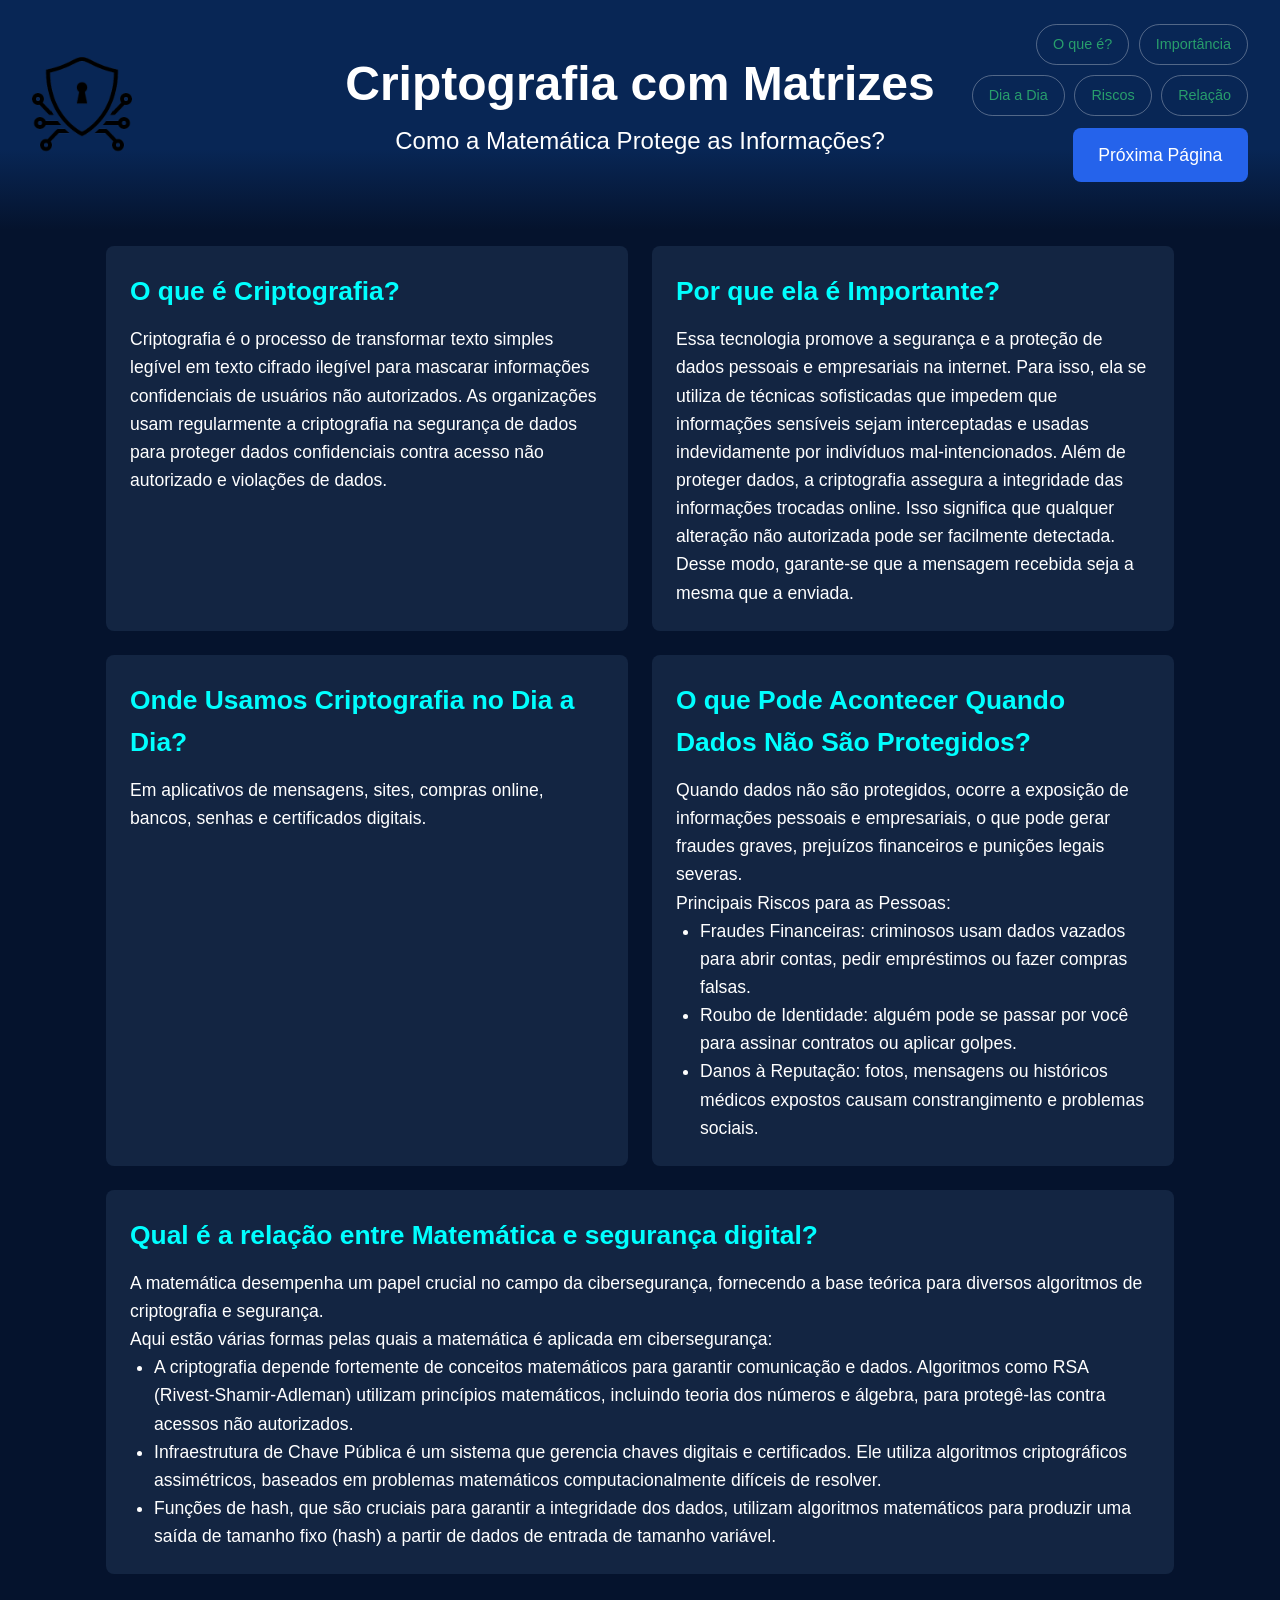
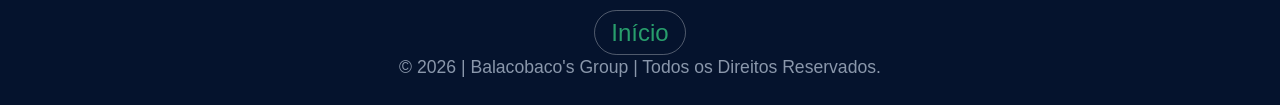
<file: index.html>
<!DOCTYPE html>
<html lang="pt-br">
<head>
    <meta charset="UTF-8">
    <meta name="viewport" content="width=device-width, initial-scale=1.0">
    <link rel="preconnect" href="https://fonts.googleapis.com">
    <link rel="preconnect" href="https://fonts.gstatic.com" crossorigin>
    <link href="https://fonts.googleapis.com/css2?family=Poppins:ital,wght@0,100;0,200;0,300;0,400;0,500;0,600;0,700;0,800;0,900;1,100;1,200;1,300;1,400;1,500;1,600;1,700;1,800;1,900&display=swap" rel="stylesheet">
    <link rel="stylesheet" href="style.css">
    <title>Criptografia com Matrizes</title>
</head>
<body>
    <header>
        <img class="logo" src="/Imagens/Cadeado.png" alt="Logo do Projeto">
        <hgroup>
            <h1>Criptografia com Matrizes</h1>
            <p>Como a Matemática Protege as Informações?</p>
        </hgroup>
        <div class="right-side">
            <nav class="topics" id="topics">
                <a href="#crip">O que é?</a>
                <a href="#imp">Importância</a>
                <a href="#day">Dia a Dia</a>
                <a href="#data">Riscos</a>
                <a href="#mat">Relação</a>
            </nav>
            <div class="acao">
                <a class="botao" href="cript.html">Próxima Página</a>
            </div>
        </div>
    </header>
    <main>
        <section class="crip" id="crip">
            <h2>O que é Criptografia?</h2>
            <div class="expcrip">
                <p>Criptografia é o processo de transformar texto simples legível em texto cifrado ilegível para mascarar informações confidenciais de usuários não autorizados. As organizações usam regularmente a criptografia na segurança de dados para proteger dados confidenciais contra acesso não autorizado e violações de dados.</p>
            </div>
        </section>
        <section class="imp" id="imp">
            <h2>Por que ela é Importante?</h2>
            <div class="whyimp">
                <p>Essa tecnologia promove a segurança e a proteção de dados pessoais e empresariais na internet. Para isso, ela se utiliza de técnicas sofisticadas que impedem que informações sensíveis sejam interceptadas e usadas indevidamente por indivíduos mal-intencionados. Além de proteger dados, a criptografia assegura a integridade das informações trocadas online. Isso significa que qualquer alteração não autorizada pode ser facilmente detectada. Desse modo, garante-se que a mensagem recebida seja a mesma que a enviada.</p>
            </div>
        </section>
        <section class="day" id="day">
            <h2>Onde Usamos Criptografia no Dia a Dia?</h2>
            <div class="dayat">
                <p>Em aplicativos de mensagens, sites, compras online, bancos, senhas e certificados digitais.</p>
            </div>
        </section>
        <section class="data" id="data">
            <h2>O que Pode Acontecer Quando Dados Não São Protegidos?</h2>
            <div class="protec">
                <p>Quando dados não são protegidos, ocorre a exposição de informações pessoais e empresariais, o que pode gerar fraudes graves, prejuízos financeiros e punições legais severas.</p>
            </div>
            <p>Principais Riscos para as Pessoas:</p>
            <ul class="risks">
                <li>Fraudes Financeiras: criminosos usam dados vazados para abrir contas, pedir empréstimos ou fazer compras falsas.</li>
                <li>Roubo de Identidade: alguém pode se passar por você para assinar contratos ou aplicar golpes.</li>
                <li>Danos à Reputação: fotos, mensagens ou históricos médicos expostos causam constrangimento e problemas sociais.</li>
            </ul>
        </section>
        <section class="mat" id="mat">
            <h2>Qual é a relação entre Matemática e segurança digital?</h2>
            <div class="matrel">
                <p>A matemática desempenha um papel crucial no campo da cibersegurança, fornecendo a base teórica para diversos algoritmos de criptografia e segurança.</p>
            </div>
            <p>Aqui estão várias formas pelas quais a matemática é aplicada em cibersegurança:</p>
            <ul class="apply">
                <li>A criptografia depende fortemente de conceitos matemáticos para garantir comunicação e dados. Algoritmos como RSA (Rivest-Shamir-Adleman) utilizam princípios matemáticos, incluindo teoria dos números e álgebra, para protegê-las contra acessos não autorizados.</li>
                <li>Infraestrutura de Chave Pública é um sistema que gerencia chaves digitais e certificados. Ele utiliza algoritmos criptográficos assimétricos, baseados em problemas matemáticos computacionalmente difíceis de resolver.</li>
                <li>Funções de hash, que são cruciais para garantir a integridade dos dados, utilizam algoritmos matemáticos para produzir uma saída de tamanho fixo (hash) a partir de dados de entrada de tamanho variável.</li>
            </ul>
        </section>
    </main>
    <footer>
        <nav>
            <a class="start" href="#top">Início</a>
        </nav>
        <p>&copy; 2026 | Balacobaco's Group | Todos os Direitos Reservados.</p>
    </footer>
</body>
</html>
</file>
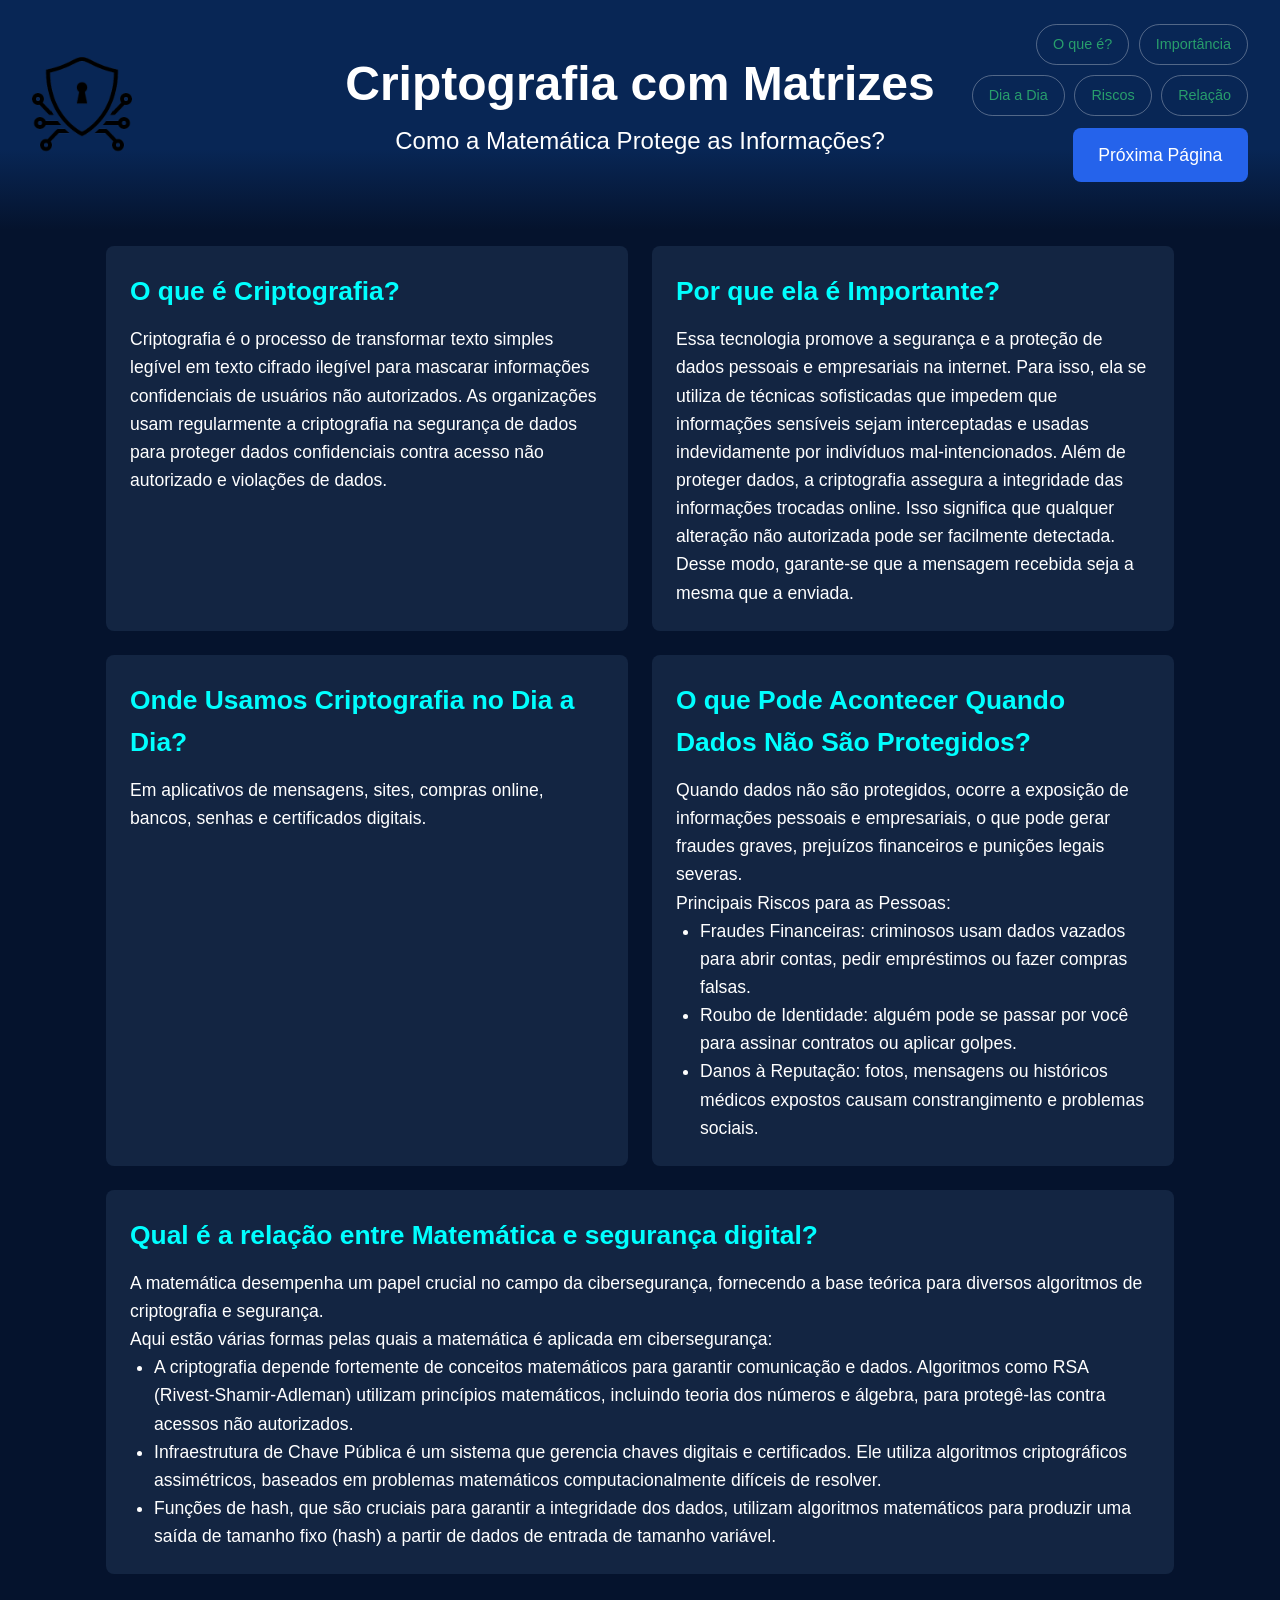
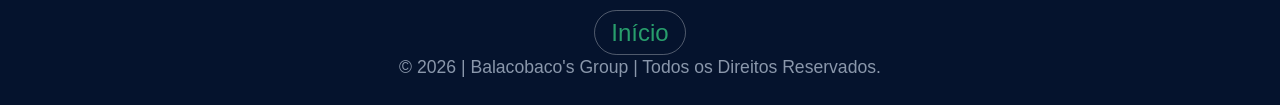
<file: page01/index.html>
<!DOCTYPE html>
<html lang="pt-br">
<head>
    <meta charset="UTF-8">
    <meta name="viewport" content="width=device-width, initial-scale=1.0">
    <link rel="preconnect" href="https://fonts.googleapis.com">
    <link rel="preconnect" href="https://fonts.gstatic.com" crossorigin>
    <link href="https://fonts.googleapis.com/css2?family=Poppins:ital,wght@0,100;0,200;0,300;0,400;0,500;0,600;0,700;0,800;0,900;1,100;1,200;1,300;1,400;1,500;1,600;1,700;1,800;1,900&display=swap" rel="stylesheet">
    <link rel="stylesheet" href="style.css">
    <title>Criptografia com Matrizes</title>
</head>
<body>
    <header>
        <img class="logo" src="/Imagens/Cadeado.png" alt="Logo do Projeto">
        <hgroup>
            <h1>Criptografia com Matrizes</h1>
            <p>Como a Matemática Protege as Informações?</p>
        </hgroup>
        <div class="right-side">
            <nav class="topics" id="topics">
                <a href="#crip">O que é?</a>
                <a href="#imp">Importância</a>
                <a href="#day">Dia a Dia</a>
                <a href="#data">Riscos</a>
                <a href="#mat">Relação</a>
            </nav>
            <div class="acao">
                <a class="botao" href="/page02/cript.html">Próxima Página</a>
            </div>
        </div>
    </header>
    <main>
        <section class="crip" id="crip">
            <h2>O que é Criptografia?</h2>
            <div class="expcrip">
                <p>Criptografia é o processo de transformar texto simples legível em texto cifrado ilegível para mascarar informações confidenciais de usuários não autorizados. As organizações usam regularmente a criptografia na segurança de dados para proteger dados confidenciais contra acesso não autorizado e violações de dados.</p>
            </div>
        </section>
        <section class="imp" id="imp">
            <h2>Por que ela é Importante?</h2>
            <div class="whyimp">
                <p>Essa tecnologia promove a segurança e a proteção de dados pessoais e empresariais na internet. Para isso, ela se utiliza de técnicas sofisticadas que impedem que informações sensíveis sejam interceptadas e usadas indevidamente por indivíduos mal-intencionados. Além de proteger dados, a criptografia assegura a integridade das informações trocadas online. Isso significa que qualquer alteração não autorizada pode ser facilmente detectada. Desse modo, garante-se que a mensagem recebida seja a mesma que a enviada.</p>
            </div>
        </section>
        <section class="day" id="day">
            <h2>Onde Usamos Criptografia no Dia a Dia?</h2>
            <div class="dayat">
                <p>Em aplicativos de mensagens, sites, compras online, bancos, senhas e certificados digitais.</p>
            </div>
        </section>
        <section class="data" id="data">
            <h2>O que Pode Acontecer Quando Dados Não São Protegidos?</h2>
            <div class="protec">
                <p>Quando dados não são protegidos, ocorre a exposição de informações pessoais e empresariais, o que pode gerar fraudes graves, prejuízos financeiros e punições legais severas.</p>
            </div>
            <p>Principais Riscos para as Pessoas:</p>
            <ul class="risks">
                <li>Fraudes Financeiras: criminosos usam dados vazados para abrir contas, pedir empréstimos ou fazer compras falsas.</li>
                <li>Roubo de Identidade: alguém pode se passar por você para assinar contratos ou aplicar golpes.</li>
                <li>Danos à Reputação: fotos, mensagens ou históricos médicos expostos causam constrangimento e problemas sociais.</li>
            </ul>
        </section>
        <section class="mat" id="mat">
            <h2>Qual é a relação entre Matemática e segurança digital?</h2>
            <div class="matrel">
                <p>A matemática desempenha um papel crucial no campo da cibersegurança, fornecendo a base teórica para diversos algoritmos de criptografia e segurança.</p>
            </div>
            <p>Aqui estão várias formas pelas quais a matemática é aplicada em cibersegurança:</p>
            <ul class="apply">
                <li>A criptografia depende fortemente de conceitos matemáticos para garantir comunicação e dados. Algoritmos como RSA (Rivest-Shamir-Adleman) utilizam princípios matemáticos, incluindo teoria dos números e álgebra, para protegê-las contra acessos não autorizados.</li>
                <li>Infraestrutura de Chave Pública é um sistema que gerencia chaves digitais e certificados. Ele utiliza algoritmos criptográficos assimétricos, baseados em problemas matemáticos computacionalmente difíceis de resolver.</li>
                <li>Funções de hash, que são cruciais para garantir a integridade dos dados, utilizam algoritmos matemáticos para produzir uma saída de tamanho fixo (hash) a partir de dados de entrada de tamanho variável.</li>
            </ul>
        </section>
    </main>
    <footer>
        <nav>
            <a class="start" href="#top">Início</a>
        </nav>
        <p>&copy; 2026 | Balacobaco's Group | Todos os Direitos Reservados.</p>
    </footer>
</body>
</html>
</file>
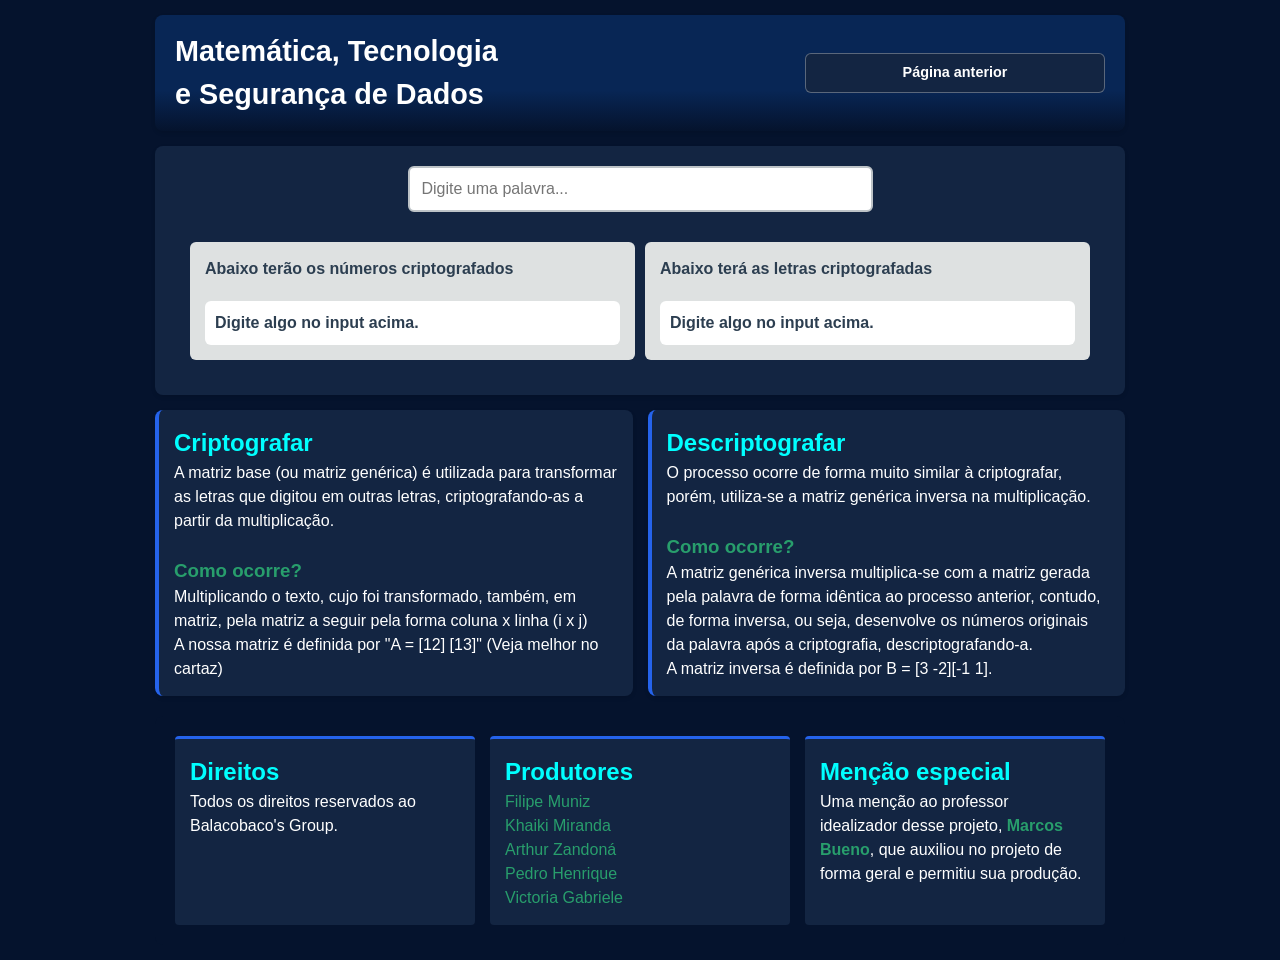
<file: page02/index.html>
<!DOCTYPE html>
<html lang="pt-br">
<head>
    <meta charset="UTF-8">
    <meta name="viewport" content="width=device-width, initial-scale=1.0">
    <title>Projeto feira</title>
    <link rel="stylesheet" href="style.css">
</head>
<body>
    <main class="container">
        <header class="header">
            <div class="head-titles">
                <hgroup class="hg-titles">
                    <h1>Matemática, Tecnologia<br>e Segurança de Dados</h1>
                    <h3></h3>
                </hgroup>
            </div>
            <nav class="grid-menu"> 
                
                <a href="/page01/index.html" class="items" id="dif-item">Página anterior</a> 
            </nav>
        </header>
        <section class="matriz-show">
            <div class="m-input">
                <input type="text" class="input" placeholder="Digite uma palavra...">
            </div>
            <div class="answer-input">
                <div class="answer-numbers">
                    <p>Abaixo terão os números criptografados</p>
                    <div class="cript">
                        <p>Digite algo no input acima.</p>
                    </div>
                </div>
                <div class="answer-text">
                    <p>Abaixo terá as letras criptografadas</p>
                    <div class="uncript">
                        <p>Digite algo no input acima.</p>
                    </div>
                </div>
            </div>
        </section>
        <section class="grid-instructs">
            <div class="show">
                <h2> Criptografar </h2>
                <p>A matriz base (ou matriz genérica) é utilizada para transformar as letras que digitou em outras letras, criptografando-as a partir da multiplicação.<br><br></p>

                <h3>Como ocorre?</h3>
                <p>Multiplicando o texto, cujo foi transformado, também, em matriz, pela matriz a seguir pela forma coluna x linha (i x j) </p>
                <p>A nossa matriz é definida por "A = [12] [13]" (Veja melhor no cartaz)<br></p>
            </div>
            <div class="show">
                <h2>Descriptografar</h2>
                <p>O processo ocorre de forma muito similar à criptografar, porém, utiliza-se a matriz genérica inversa na multiplicação.<br><br></p>
                <h3>Como ocorre?</h3>
                <p>A matriz genérica inversa multiplica-se com a matriz gerada pela palavra de forma idêntica ao processo anterior, contudo, de forma inversa, ou seja, desenvolve os números originais da palavra após a criptografia, descriptografando-a.<br></p>
                <p>A matriz inversa é definida por B = [3 -2][-1 1].</p>
            </div>
        </section>
        <footer class="footer">
            <div class="footer-div">
                <h2>Direitos</h2>
                <p>Todos os direitos reservados ao Balacobaco's Group.</p>
            </div>
            <div class="footer-div">
                <h2>Produtores</h2>
                <ul class="footer-desc">
                    <li> <a href="https://www.instagram.com/filipe._muniz/" class="mention" target="_blank">Filipe Muniz</a> </li>
                    <li> <a href="https://www.instagram.com/khaikimiranda/" class="mention">Khaiki Miranda</a> </li>
                    <li> <a href="https://www.instagram.com/_tuyzz/" class="mention" target="_blank">Arthur Zandoná</a> </li>
                    <li> <a href="https://www.instagram.com/pedrox.__tn/" class="mention" target="_blank">Pedro Henrique</a> </li>
                    <li> <a href="https://www.instagram.com/victoria._gabriele/" class="mention" target="_blank">Victoria Gabriele</a> </li>
                </ul>   
            </div>
            <div class="footer-div">
                <h2>Menção especial</h2 >
                <p>Uma menção ao professor idealizador desse projeto, <a href="https://www.instagram.com/mprbueno/" target="_blank"><strong>Marcos Bueno</strong></a>, que auxiliou no projeto de forma geral e permitiu sua produção.</p>
            </div>
        </footer>
    </main>
    <script src="index.js" defer></script>
</body>
</html>
</file>
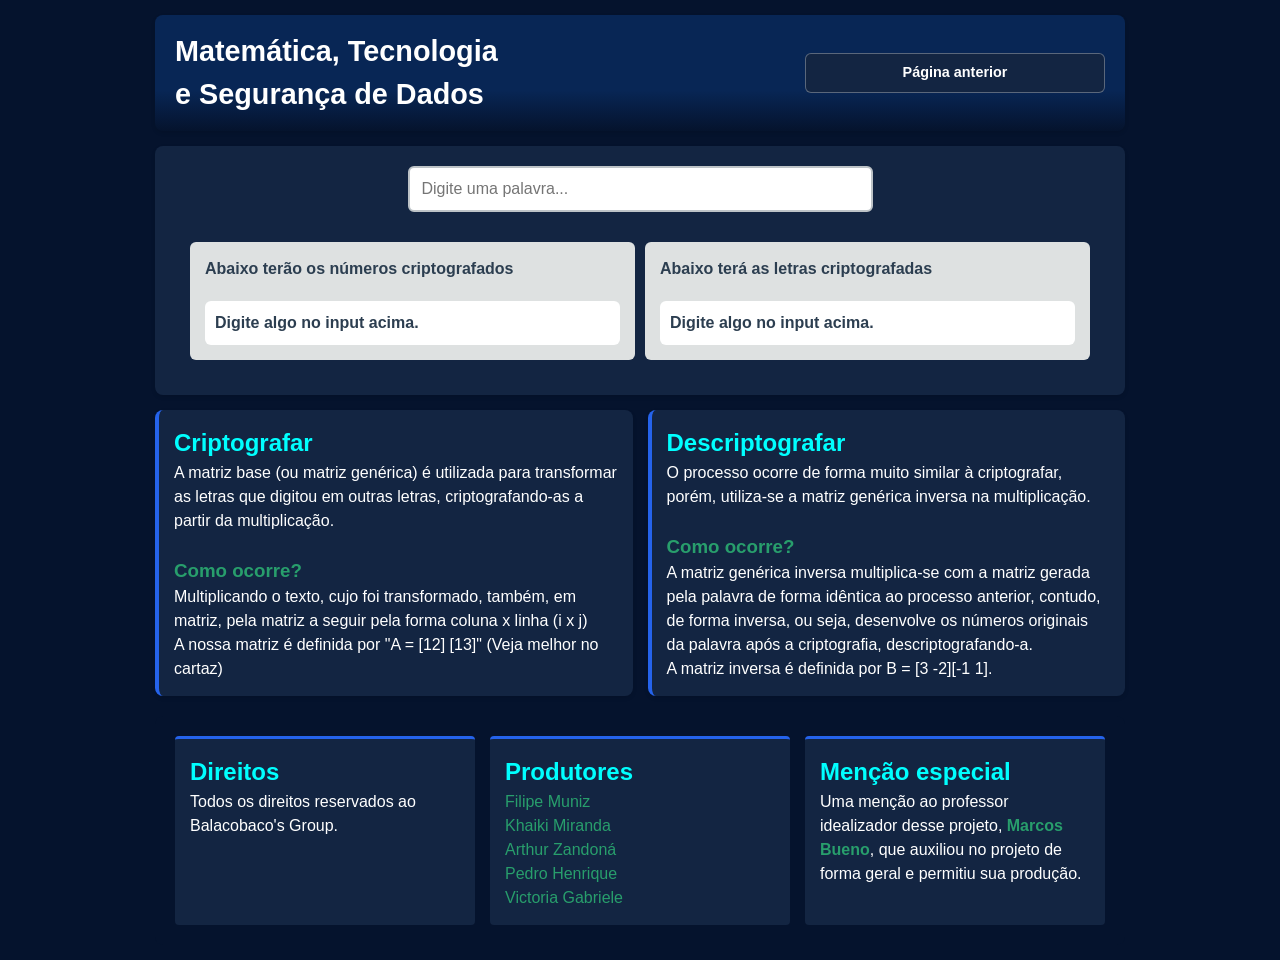
<file: cript.html>
<!DOCTYPE html>
<html lang="pt-br">
<head>
    <meta charset="UTF-8">
    <meta name="viewport" content="width=device-width, initial-scale=1.0">
    <title>Projeto feira</title>
    <link rel="stylesheet" href="cript.css">
</head>
<body>
    <main class="container">
        <header class="header">
            <div class="head-titles">
                <hgroup class="hg-titles">
                    <h1>Matemática, Tecnologia<br>e Segurança de Dados</h1>
                    <h3></h3>
                </hgroup>
            </div>
            <nav class="grid-menu"> 
                
                <a href="index.html" class="items" id="dif-item">Página anterior</a> 
            </nav>
        </header>
        <section class="matriz-show">
            <div class="m-input">
                <input type="text" class="input" placeholder="Digite uma palavra...">
            </div>
            <div class="answer-input">
                <div class="answer-numbers">
                    <p>Abaixo terão os números criptografados</p>
                    <div class="cript">
                        <p>Digite algo no input acima.</p>
                    </div>
                </div>
                <div class="answer-text">
                    <p>Abaixo terá as letras criptografadas</p>
                    <div class="uncript">
                        <p>Digite algo no input acima.</p>
                    </div>
                </div>
            </div>
        </section>
        <section class="grid-instructs">
            <div class="show">
                <h2> Criptografar </h2>
                <p>A matriz base (ou matriz genérica) é utilizada para transformar as letras que digitou em outras letras, criptografando-as a partir da multiplicação.<br><br></p>

                <h3>Como ocorre?</h3>
                <p>Multiplicando o texto, cujo foi transformado, também, em matriz, pela matriz a seguir pela forma coluna x linha (i x j) </p>
                <p>A nossa matriz é definida por "A = [12] [13]" (Veja melhor no cartaz)<br></p>
            </div>
            <div class="show">
                <h2>Descriptografar</h2>
                <p>O processo ocorre de forma muito similar à criptografar, porém, utiliza-se a matriz genérica inversa na multiplicação.<br><br></p>
                <h3>Como ocorre?</h3>
                <p>A matriz genérica inversa multiplica-se com a matriz gerada pela palavra de forma idêntica ao processo anterior, contudo, de forma inversa, ou seja, desenvolve os números originais da palavra após a criptografia, descriptografando-a.<br></p>
                <p>A matriz inversa é definida por B = [3 -2][-1 1].</p>
            </div>
        </section>
        <footer class="footer">
            <div class="footer-div">
                <h2>Direitos</h2>
                <p>Todos os direitos reservados ao Balacobaco's Group.</p>
            </div>
            <div class="footer-div">
                <h2>Produtores</h2>
                <ul class="footer-desc">
                    <li> <a href="https://www.instagram.com/filipe._muniz/" class="mention" target="_blank">Filipe Muniz</a> </li>
                    <li> <a href="https://www.instagram.com/khaikimiranda/" class="mention">Khaiki Miranda</a> </li>
                    <li> <a href="https://www.instagram.com/_tuyzz/" class="mention" target="_blank">Arthur Zandoná</a> </li>
                    <li> <a href="https://www.instagram.com/pedrox.__tn/" class="mention" target="_blank">Pedro Henrique</a> </li>
                    <li> <a href="https://www.instagram.com/victoria._gabriele/" class="mention" target="_blank">Victoria Gabriele</a> </li>
                </ul>   
            </div>
            <div class="footer-div">
                <h2>Menção especial</h2 >
                <p>Uma menção ao professor idealizador desse projeto, <a href="https://www.instagram.com/mprbueno/" target="_blank"><strong>Marcos Bueno</strong></a>, que auxiliou no projeto de forma geral e permitiu sua produção.</p>
            </div>
        </footer>
    </main>
    <script src="cript.js" defer></script>
</body>
</html>
</file>
<file: style.css>
:root {
   /* Cores Gerais (Idênticas à Página 1) */
   --cor-fundo-body: #05132D;
   --cor-texto-padrao: #ffffff;
   --cor-painel: #132542;
   --cor-header-gradiente: #082655;
   
   /* Textos e Títulos */
   --cor-titulo: aqua;
   --cor-texto-secundario: #8a97ab;
   
   /* Botões e Destaques */
   --cor-destaque: #2563eb;
   --cor-destaque-hover: #1d4ed8;
   
   /* Links */
   --cor-link: #289E6C;
   --cor-link-hover: #93c5fd;
   
   /* Fonte Padronizada */
   --fonte-padrao: 'Segoe UI', Tahoma, Geneva, Verdana, sans-serif;
}

* {
   box-sizing: border-box;
   margin: 0;
   padding: 0;
   font-family: var(--fonte-padrao);
}

html {
   scroll-behavior: smooth;
}

body {
   font-size: 1.1rem;
   line-height: 1.6;
   color: var(--cor-texto-padrao);
   background-color: var(--cor-fundo-body);
}

header {
   display: grid;
   grid-template-columns: 1fr auto 1fr;
   align-items: center;
   gap: 2rem;
   background: linear-gradient(to bottom, var(--cor-header-gradiente) 65%, var(--cor-fundo-body) 100%);
   color: var(--cor-texto-padrao);
   padding: 1.5rem 2rem 3rem;
}

.logo {
   grid-column: 1;
   justify-self: start;
   max-height: 100px;
   max-width: auto;
}

.right-side {
   grid-column: 3;
   justify-self: end;
   display: flex;
   flex-direction: column;
   align-items: flex-end;
   gap: 0.8rem;
}

.acao {
   display: flex;
   justify-content: flex-end;
   margin-bottom: 0;
}

.botao {
   display: inline-block;
   padding: 0.8rem 1.6rem;
   background-color: var(--cor-destaque);
   color: var(--cor-texto-padrao);
   text-decoration: none;
   border-radius: 8px;
   transition: background-color 0.2s;
}

.botao:hover {
   background-color: var(--cor-destaque-hover);
}

hgroup {
   grid-column: 2;
   font-size: 1.5rem;
   text-align: center;
}

hgroup p {
   font-family: var(--fonte-padrao);
}

.topics {
   display: flex;
   flex-wrap: wrap;
   justify-content: flex-end;
   gap: 0.6rem;
   margin-bottom: 0;
}

.topics a {
   color: var(--cor-link);
   text-decoration: none;
   font-size: 0.9rem;
   padding: 0.5rem 1rem;
   border: 1px solid rgba(255, 255, 255, 0.3);
   border-radius: 999px;
   transition: background-color 0.2s, color 0.2s;
}

.topics a:hover, .topics a:focus-visible {
   background-color: var(--cor-link-hover);
   color: #1e293b;
}

main {
   display: grid;
   grid-template-columns: 1fr 1fr;
   gap: 1.5rem;
   max-width: 1100px;
   margin: 0 auto;
   padding: 1rem;
}

section {
   background-color: var(--cor-painel);
   padding: 1.5rem;
   border-radius: 8px;
}

.mat {
   grid-column: 1 / -1;
}

h2 {
   margin-bottom: 0.8rem;
   color: var(--cor-titulo);
}

ul {
   margin-left: 1.5rem;
}

.start {
   color: var(--cor-link);
   text-decoration: none;
   font-size: 1.5rem;
   padding: 0.5rem 1rem;
   border: 1px solid rgba(255, 255, 255, 0.3);
   border-radius: 999px;
   transition: background-color 0.2s, color 0.2s;
}

.start:hover, .start:focus-visible {
   background-color: var(--cor-link-hover);
   color: #1e293b;
}

footer {
   text-align: center;
   padding: 1.5rem;
   color: var(--cor-texto-secundario);
}

@media (max-width: 700px) {
   main {
       grid-template-columns: 1fr;
   }
}

@media (max-width: 900px) {
   header {
       grid-template-columns: 1fr;
       text-align: center;
   }
   
   .logo, hgroup, .right-side {
       grid-column: 1;
   }
   
   .logo {
       justify-self: center;
   }
   
   .right-side {
       justify-self: center;
       align-items: center;
   }
}
</file>
<file: page01/style.css>
:root {
   /* Cores Gerais (Idênticas à Página 1) */
   --cor-fundo-body: #05132D;
   --cor-texto-padrao: #ffffff;
   --cor-painel: #132542;
   --cor-header-gradiente: #082655;
   
   /* Textos e Títulos */
   --cor-titulo: aqua;
   --cor-texto-secundario: #8a97ab;
   
   /* Botões e Destaques */
   --cor-destaque: #2563eb;
   --cor-destaque-hover: #1d4ed8;
   
   /* Links */
   --cor-link: #289E6C;
   --cor-link-hover: #93c5fd;
   
   /* Fonte Padronizada */
   --fonte-padrao: 'Segoe UI', Tahoma, Geneva, Verdana, sans-serif;
}

* {
   box-sizing: border-box;
   margin: 0;
   padding: 0;
   font-family: var(--fonte-padrao);
}

html {
   scroll-behavior: smooth;
}

body {
   font-size: 1.1rem;
   line-height: 1.6;
   color: var(--cor-texto-padrao);
   background-color: var(--cor-fundo-body);
}

header {
   display: grid;
   grid-template-columns: 1fr auto 1fr;
   align-items: center;
   gap: 2rem;
   background: linear-gradient(to bottom, var(--cor-header-gradiente) 65%, var(--cor-fundo-body) 100%);
   color: var(--cor-texto-padrao);
   padding: 1.5rem 2rem 3rem;
}

.logo {
   grid-column: 1;
   justify-self: start;
   max-height: 100px;
   max-width: auto;
}

.right-side {
   grid-column: 3;
   justify-self: end;
   display: flex;
   flex-direction: column;
   align-items: flex-end;
   gap: 0.8rem;
}

.acao {
   display: flex;
   justify-content: flex-end;
   margin-bottom: 0;
}

.botao {
   display: inline-block;
   padding: 0.8rem 1.6rem;
   background-color: var(--cor-destaque);
   color: var(--cor-texto-padrao);
   text-decoration: none;
   border-radius: 8px;
   transition: background-color 0.2s;
}

.botao:hover {
   background-color: var(--cor-destaque-hover);
}

hgroup {
   grid-column: 2;
   font-size: 1.5rem;
   text-align: center;
}

hgroup p {
   font-family: var(--fonte-padrao);
}

.topics {
   display: flex;
   flex-wrap: wrap;
   justify-content: flex-end;
   gap: 0.6rem;
   margin-bottom: 0;
}

.topics a {
   color: var(--cor-link);
   text-decoration: none;
   font-size: 0.9rem;
   padding: 0.5rem 1rem;
   border: 1px solid rgba(255, 255, 255, 0.3);
   border-radius: 999px;
   transition: background-color 0.2s, color 0.2s;
}

.topics a:hover, .topics a:focus-visible {
   background-color: var(--cor-link-hover);
   color: #1e293b;
}

main {
   display: grid;
   grid-template-columns: 1fr 1fr;
   gap: 1.5rem;
   max-width: 1100px;
   margin: 0 auto;
   padding: 1rem;
}

section {
   background-color: var(--cor-painel);
   padding: 1.5rem;
   border-radius: 8px;
}

.mat {
   grid-column: 1 / -1;
}

h2 {
   margin-bottom: 0.8rem;
   color: var(--cor-titulo);
}

ul {
   margin-left: 1.5rem;
}

.start {
   color: var(--cor-link);
   text-decoration: none;
   font-size: 1.5rem;
   padding: 0.5rem 1rem;
   border: 1px solid rgba(255, 255, 255, 0.3);
   border-radius: 999px;
   transition: background-color 0.2s, color 0.2s;
}

.start:hover, .start:focus-visible {
   background-color: var(--cor-link-hover);
   color: #1e293b;
}

footer {
   text-align: center;
   padding: 1.5rem;
   color: var(--cor-texto-secundario);
}

@media (max-width: 700px) {
   main {
       grid-template-columns: 1fr;
   }
}

@media (max-width: 900px) {
   header {
       grid-template-columns: 1fr;
       text-align: center;
   }
   
   .logo, hgroup, .right-side {
       grid-column: 1;
   }
   
   .logo {
       justify-self: center;
   }
   
   .right-side {
       justify-self: center;
       align-items: center;
   }
}
</file>
<file: page02/style.css>
:root {
   /* Cores Gerais (Baseadas na Página 2) */
   --cor-fundo-body: #05132D;
   --cor-texto-padrao: #ffffff;
   --cor-painel: #132542;
   --cor-header-gradiente: #082655;
   
   /* Textos e Títulos */
   --cor-titulo: aqua;
   --cor-texto-secundario: #8a97ab;
   
   /* Botões e Destaques */
   --cor-destaque: #2563eb;
   --cor-destaque-hover: #1d4ed8;
   
   /* Inputs e Elementos Internos */
   --cor-input-borda: #bdc3c7;
   --cor-input-fundo: #ffffff;
   --cor-input-texto: #333;
   --cor-painel-interno: #dee1e1;
   
   /* Links */
   --cor-link: #289E6C;
   --cor-link-hover: #93c5fd;
   
   /* Fonte Padronizada */
   --fonte-padrao: 'Segoe UI', Tahoma, Geneva, Verdana, sans-serif;
}

* {
   margin: 0;
   padding: 0;
   box-sizing: border-box;
   font-family: var(--fonte-padrao);
}

body {
   background-color: var(--cor-fundo-body);
   color: var(--cor-texto-padrao);
   line-height: 1.5;
   min-height: 100vh;
   display: flex;
}

.container {
   max-width: 1000px;
   width: 100%;
   margin: 0 auto;
   padding: 15px;
   display: flex;
   flex-direction: column;
}

.header {
   display: flex;
   justify-content: space-between;
   align-items: center;
   background: linear-gradient(to bottom, var(--cor-header-gradiente) 65%, var(--cor-fundo-body) 100%);
   padding: 15px 20px;
   border-radius: 8px;
   box-shadow: 0 2px 4px rgba(0,0,0,0.1);
   margin-bottom: 15px;
}

.head-titles {
   flex: 1;
}

.hg-titles h1 {
   color: var(--cor-texto-padrao);
   font-size: 1.8rem;
}

.hg-titles h3 {
   color: var(--cor-texto-secundario);
   font-weight: 400;
}

/* Menu de navegação (Navbar) */
.grid-menu {
   display: grid;
   grid-template-columns: repeat(3, 1fr);
   gap: 8px;
   min-width: 300px;
}

.items {
   display: flex;
   justify-content: center;
   align-items: center;
   padding: 8px 12px;
   background-color: var(--cor-destaque);
   color: var(--cor-texto-padrao);
   text-decoration: none;
   font-weight: bold;
   font-size: 0.9rem;
   border-radius: 6px;
   transition: background-color 0.3s ease;
}

.items:hover {
   background-color: var(--cor-destaque-hover);
}

#dif-item {
   grid-column: 1 / -1;
   background-color: var(--cor-painel);
   border: 1px solid rgba(255, 255, 255, 0.3);
}

#dif-item:hover {
   background-color: var(--cor-link-hover);
   color: #1e293b;
}

.matriz-show {
   background-color: var(--cor-painel);
   padding: 20px;
   border-radius: 8px;
   box-shadow: 0 2px 4px rgba(0,0,0,0.1);
   margin-bottom: 15px;
   text-align: center;
}

.m-input {
   margin-bottom: 15px;
}

.input {
   width: 50%;
   padding: 12px;
   font-size: 1rem;
   border: 2px solid var(--cor-input-borda);
   border-radius: 6px;
   background-color: var(--cor-input-fundo);
   color: var(--cor-input-texto);
   transition: border-color 0.3s;
}

.input:focus {
   border-color: var(--cor-destaque);
   outline: none;
}

.answer-input {
   display: grid;
   grid-template-columns: repeat(2, 1fr);
   gap: 10px;
   padding: 15px;
   border-radius: 6px;
   text-align: left;
}

.answer-numbers, .answer-text {
   display: flex;
   flex-direction: column;
   padding: 15px;
   background-color: var(--cor-painel-interno);
   border-radius: 6px;
}

.answer-numbers p, .answer-text p {
   font-weight: 600;
   color: #2c3e50;
}

.cript, .uncript {
   display: flex;
   flex-direction: column;
   border-radius: 6px;
   background-color: var(--cor-input-fundo);
   padding: 10px;
   margin-top: 20px;
   color: var(--cor-input-texto);
}

.grid-instructs {
   display: grid;
   grid-template-columns: repeat(2, 1fr);
   gap: 15px;
   margin-bottom: 20px;
}

.show {
   background-color: var(--cor-painel);
   padding: 15px;
   border-radius: 8px;
   box-shadow: 0 2px 4px rgba(0,0,0,0.1);
   min-height: 100px;
   border-left: 4px solid var(--cor-destaque);
   transition: 0.3s;
}

.show h2 {
   color: var(--cor-titulo);
}

.show h3 {
   color: var(--cor-link);
}

.show:hover, .show:focus, .show:active {
   transform: translateY(-5px);
}

.footer {
   margin-top: auto;
   display: grid;
   grid-template-columns: repeat(3, 1fr);
   gap: 15px;
   background-color: var(--cor-fundo-body);
   color: var(--cor-texto-padrao);
   padding: 20px;
   border-radius: 8px;
}

.footer-div {
   background-color: var(--cor-painel);
   border-top: 3px solid var(--cor-destaque);
   border-radius: 4px;
   padding: 15px;
   min-height: 80px;
   display: flex;
   flex-direction: column;
}

.footer-div h2 {
   color: var(--cor-titulo);
}

.footer-div a, strong {
   text-decoration: none;
   color: var(--cor-link);
}

.footer-desc {
   list-style: none;
}

.footer-desc a {
   color: var(--cor-link);
   transition: 0.3s;
}

.footer-desc a:hover {
   transform: translateX(5px);
   color: var(--cor-link-hover);
}

/* Responsividade */
@media (max-width: 768px) {
   .header {
       flex-direction: column;
       text-align: center;
       gap: 15px;
   }
   .grid-instructs {
       grid-template-columns: 1fr;
   }
   .footer {
       grid-template-columns: repeat(1, 1fr);
   }
   .answer-input {
       grid-template-columns: 1fr;
       grid-template-rows: repeat(2, 1fr);
   }
}
</file>
<file: cript.css>
:root {
   /* Cores Gerais (Baseadas na Página 2) */
   --cor-fundo-body: #05132D;
   --cor-texto-padrao: #ffffff;
   --cor-painel: #132542;
   --cor-header-gradiente: #082655;
   
   /* Textos e Títulos */
   --cor-titulo: aqua;
   --cor-texto-secundario: #8a97ab;
   
   /* Botões e Destaques */
   --cor-destaque: #2563eb;
   --cor-destaque-hover: #1d4ed8;
   
   /* Inputs e Elementos Internos */
   --cor-input-borda: #bdc3c7;
   --cor-input-fundo: #ffffff;
   --cor-input-texto: #333;
   --cor-painel-interno: #dee1e1;
   
   /* Links */
   --cor-link: #289E6C;
   --cor-link-hover: #93c5fd;
   
   /* Fonte Padronizada */
   --fonte-padrao: 'Segoe UI', Tahoma, Geneva, Verdana, sans-serif;
}

* {
   margin: 0;
   padding: 0;
   box-sizing: border-box;
   font-family: var(--fonte-padrao);
}

body {
   background-color: var(--cor-fundo-body);
   color: var(--cor-texto-padrao);
   line-height: 1.5;
   min-height: 100vh;
   display: flex;
}

.container {
   max-width: 1000px;
   width: 100%;
   margin: 0 auto;
   padding: 15px;
   display: flex;
   flex-direction: column;
}

.header {
   display: flex;
   justify-content: space-between;
   align-items: center;
   background: linear-gradient(to bottom, var(--cor-header-gradiente) 65%, var(--cor-fundo-body) 100%);
   padding: 15px 20px;
   border-radius: 8px;
   box-shadow: 0 2px 4px rgba(0,0,0,0.1);
   margin-bottom: 15px;
}

.head-titles {
   flex: 1;
}

.hg-titles h1 {
   color: var(--cor-texto-padrao);
   font-size: 1.8rem;
}

.hg-titles h3 {
   color: var(--cor-texto-secundario);
   font-weight: 400;
}

/* Menu de navegação (Navbar) */
.grid-menu {
   display: grid;
   grid-template-columns: repeat(3, 1fr);
   gap: 8px;
   min-width: 300px;
}

.items {
   display: flex;
   justify-content: center;
   align-items: center;
   padding: 8px 12px;
   background-color: var(--cor-destaque);
   color: var(--cor-texto-padrao);
   text-decoration: none;
   font-weight: bold;
   font-size: 0.9rem;
   border-radius: 6px;
   transition: background-color 0.3s ease;
}

.items:hover {
   background-color: var(--cor-destaque-hover);
}

#dif-item {
   grid-column: 1 / -1;
   background-color: var(--cor-painel);
   border: 1px solid rgba(255, 255, 255, 0.3);
}

#dif-item:hover {
   background-color: var(--cor-link-hover);
   color: #1e293b;
}

.matriz-show {
   background-color: var(--cor-painel);
   padding: 20px;
   border-radius: 8px;
   box-shadow: 0 2px 4px rgba(0,0,0,0.1);
   margin-bottom: 15px;
   text-align: center;
}

.m-input {
   margin-bottom: 15px;
}

.input {
   width: 50%;
   padding: 12px;
   font-size: 1rem;
   border: 2px solid var(--cor-input-borda);
   border-radius: 6px;
   background-color: var(--cor-input-fundo);
   color: var(--cor-input-texto);
   transition: border-color 0.3s;
}

.input:focus {
   border-color: var(--cor-destaque);
   outline: none;
}

.answer-input {
   display: grid;
   grid-template-columns: repeat(2, 1fr);
   gap: 10px;
   padding: 15px;
   border-radius: 6px;
   text-align: left;
}

.answer-numbers, .answer-text {
   display: flex;
   flex-direction: column;
   padding: 15px;
   background-color: var(--cor-painel-interno);
   border-radius: 6px;
}

.answer-numbers p, .answer-text p {
   font-weight: 600;
   color: #2c3e50;
}

.cript, .uncript {
   display: flex;
   flex-direction: column;
   border-radius: 6px;
   background-color: var(--cor-input-fundo);
   padding: 10px;
   margin-top: 20px;
   color: var(--cor-input-texto);
}

.grid-instructs {
   display: grid;
   grid-template-columns: repeat(2, 1fr);
   gap: 15px;
   margin-bottom: 20px;
}

.show {
   background-color: var(--cor-painel);
   padding: 15px;
   border-radius: 8px;
   box-shadow: 0 2px 4px rgba(0,0,0,0.1);
   min-height: 100px;
   border-left: 4px solid var(--cor-destaque);
   transition: 0.3s;
}

.show h2 {
   color: var(--cor-titulo);
}

.show h3 {
   color: var(--cor-link);
}

.show:hover, .show:focus, .show:active {
   transform: translateY(-5px);
}

.footer {
   margin-top: auto;
   display: grid;
   grid-template-columns: repeat(3, 1fr);
   gap: 15px;
   background-color: var(--cor-fundo-body);
   color: var(--cor-texto-padrao);
   padding: 20px;
   border-radius: 8px;
}

.footer-div {
   background-color: var(--cor-painel);
   border-top: 3px solid var(--cor-destaque);
   border-radius: 4px;
   padding: 15px;
   min-height: 80px;
   display: flex;
   flex-direction: column;
}

.footer-div h2 {
   color: var(--cor-titulo);
}

.footer-div a, strong {
   text-decoration: none;
   color: var(--cor-link);
}

.footer-desc {
   list-style: none;
}

.footer-desc a {
   color: var(--cor-link);
   transition: 0.3s;
}

.footer-desc a:hover {
   transform: translateX(5px);
   color: var(--cor-link-hover);
}

/* Responsividade */
@media (max-width: 768px) {
   .header {
       flex-direction: column;
       text-align: center;
       gap: 15px;
   }
   .grid-instructs {
       grid-template-columns: 1fr;
   }
   .footer {
       grid-template-columns: repeat(1, 1fr);
   }
   .answer-input {
       grid-template-columns: 1fr;
       grid-template-rows: repeat(2, 1fr);
   }
}
</file>
